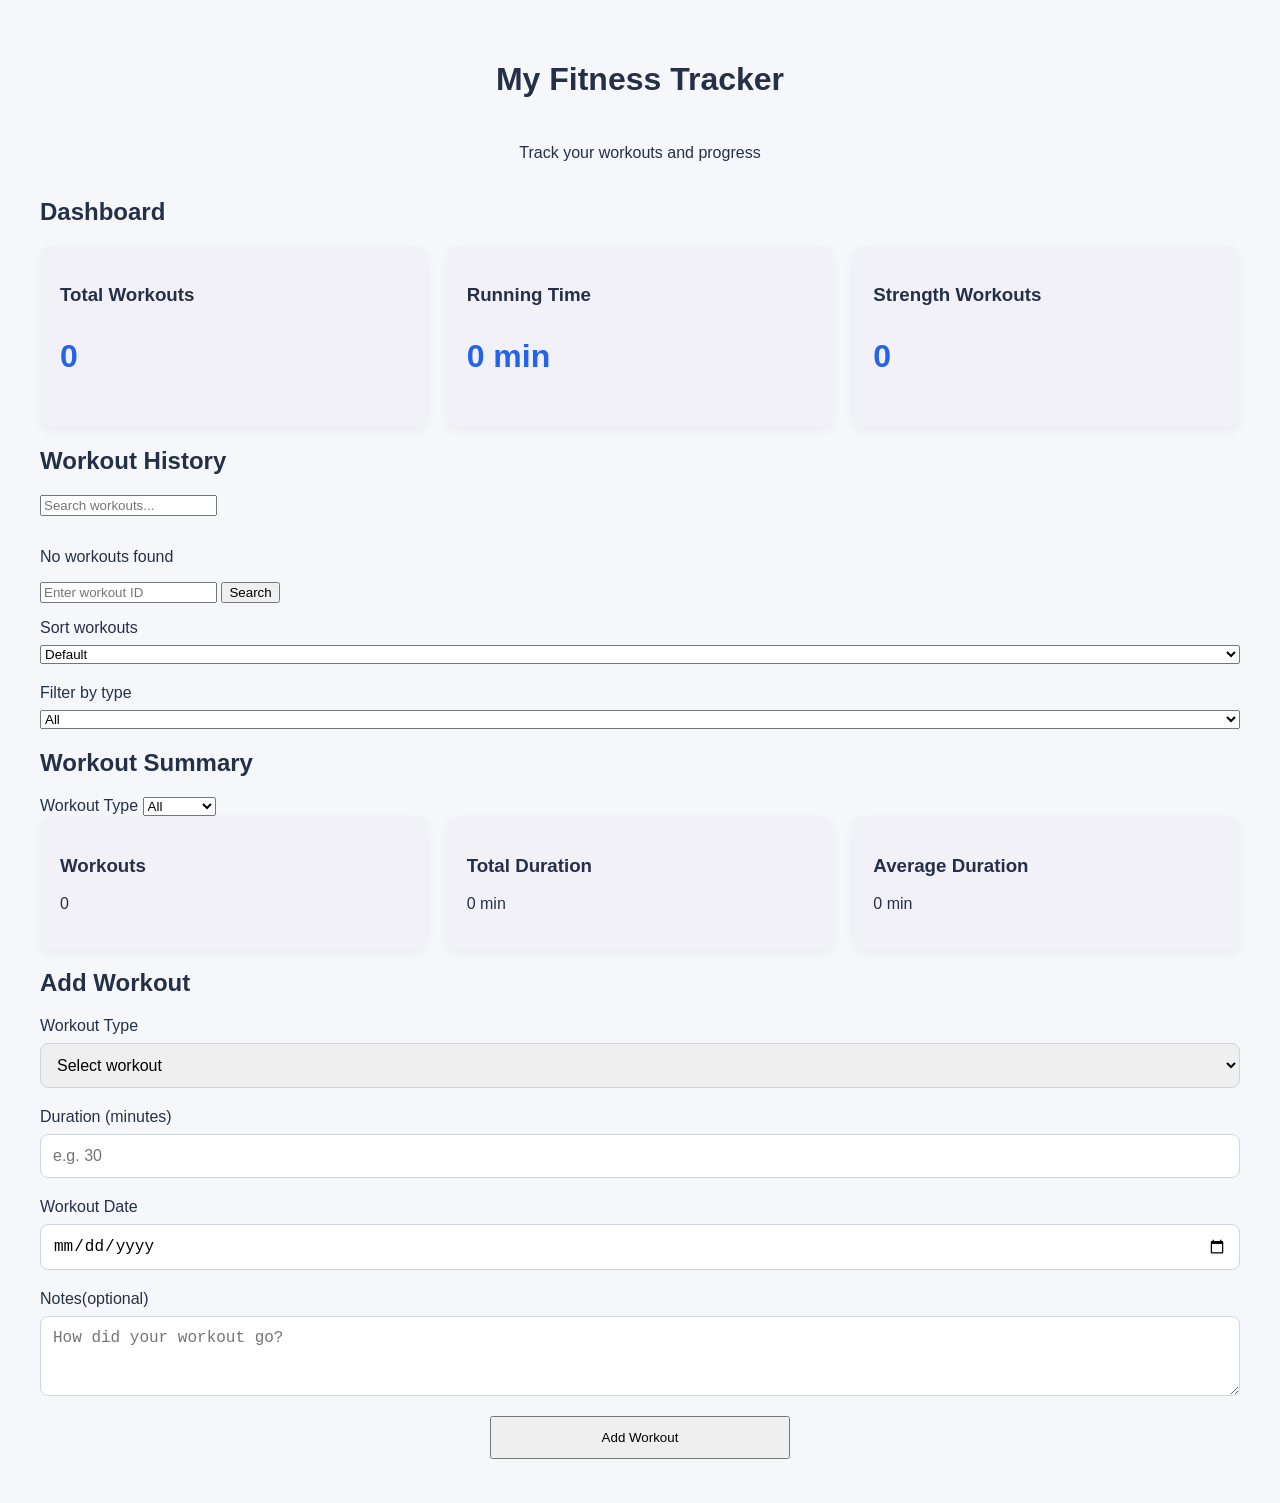
<file: index.html>
<!DOCTYPE html>
<html lang="en">
<head>
    <meta charset="UTF-8">
    <meta name="viewport" content="width=device-width, initial-scale=1.0">
    <title>Fitness Tracker</title>
    <link rel="stylesheet" href="style.css">
</head>
<body>
<header>
    <h1>My Fitness Tracker</h1>
    <p>Track your workouts and progress</p>
</header>
    <main>
    <section>
        <h2>Dashboard</h2>
    <div class="stats-grid">
        <div>
            <h3>Total Workouts</h3>
            <p id="totalWorkouts">0</p>
        </div>

        <div>
            <h3>Running Time</h3>
            <p id="runningTime">0 min</p>
        </div>

        <div>
            <h3>Strength Workouts</h3>
            <p id="strengthWorkouts">0</p>
        </div>
     </div>
     </section>
     <section>
     <h2>Workout History</h2>
     <input type="text" id="searchWorkouts" placeholder="Search workouts...">
     <ul id="workoutList"></ul>
     <p id="emptyMessage"></p>
     <input id="searchWorkoutId" type="number" placeholder="Enter workout ID" min="1">
     <button id="searchWorkoutBtn">Search</button>
     <p id="searchResult"></p>

<div class="workout-controls">
    <div>
     <label for="sortWorkouts">Sort workouts</label>
<select id="sortWorkouts">
        <option value="default">Default</option>
        <option value="asc">Shortest first</option>
        <option value="desc">Longest first</option>
</select>
</div>
<div>
<label for="filterType">Filter by type</label>
<select id="filterType">
    <option value="all">All</option>
    <option value="running">Running</option>
    <option value="strength">Strength</option>
    <option value="yoga">Yoga</option>
    <option value="walking">Walking</option>
    </select>
    </div>
    </div>


    </section>
    <section>
        <h2>Workout Summary</h2>
        <label for="summaryType">Workout Type</label>
<select id="summaryType">
    <option value="all">All</option>
    <option value="running">Running</option>
    <option value="strength">Strength</option>
    <option value="yoga">Yoga</option>
    <option value="walking">Walking</option>
</select>
<div class="summary-grid">
        <div>
    <h3>Workouts</h3>
    <p id="summaryCount">0</p>
</div>
<div>
    <h3>Total Duration</h3>
    <p id="summaryDuration">0 min</p>
</div>

<div>
    <h3>Average Duration</h3>
    <p id="summaryAverage">0 min</p>
</div>
</div>
    </section>
    <section>
        <h2>Add Workout</h2>
<form class="workout-form">
    <div>
<label for="workoutType">Workout Type</label>
<select id="workoutType" required>
    <option value="">Select workout</option>
    <option value="running">Running</option>
    <option value="strength">Strength</option>
    <option value="yoga">Yoga</option>
    <option value="walking">Walking</option>
</select>
</div>
<div>
<label for="duration">Duration (minutes)</label>
<input type="number" id="duration" min="1" placeholder="e.g. 30" required>
</div>
<div>
<label for="workoutDate">Workout Date</label>
<input type="date" id="workoutDate" required>
</div>
<div>
<label for="workoutNotes">Notes(optional)</label>
<textarea id="workoutNotes" rows="3" placeholder="How did your workout go?"></textarea>
</div>
<button type="button" id="addWorkoutBtn">Add Workout</button>
</form>
    </section>
</main>
<script src="script.js"></script>
</body>
</html>
</file>
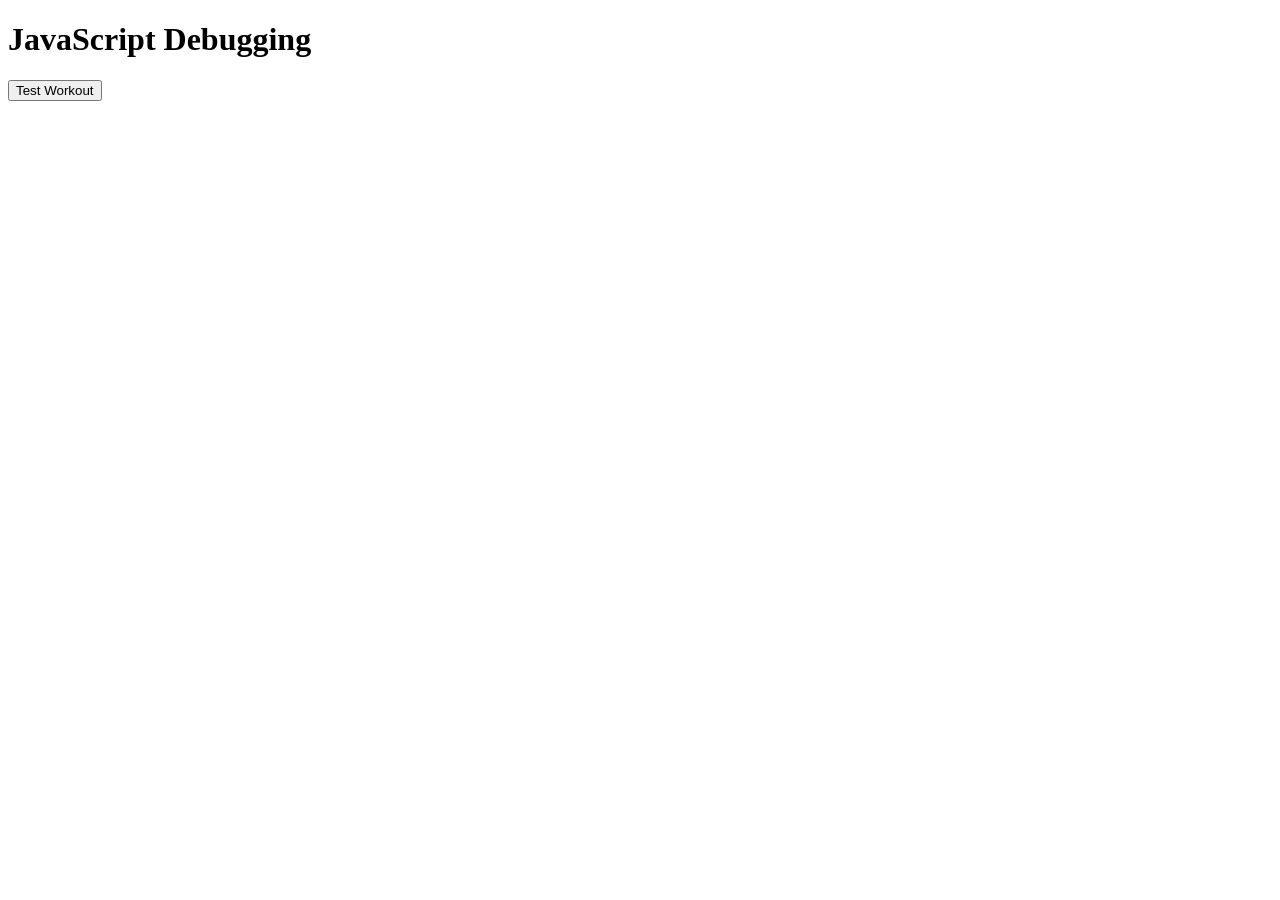
<file: debug-practice.html>
<!DOCTYPE html>
<html lang="en">
<head>
  <meta charset="UTF-8">
  <title>Debugging Practice</title>
</head>
<body>
  <h1>JavaScript Debugging</h1>
  <button id="testBtn">Test Workout</button>

  <script>
    const workouts = [
  { id: 1, type: "running", duration: 30 },
  { id: 2, type: "strength", duration: 45 },
  { id: 3, type: "running", duration: 20 }
];

function calculateRunningTime() {
  const runningWorkouts = workouts.filter(function(workout) {
    return workout.type === "running";
  });

  const total = runningWorkouts.reduce(function(sum, workout) {
    return sum + workout.duration;
  }, 0);

  return total;
}

function updateStats() {
  const runningTime = calculateRunningTime();
  const runningCount = workouts.filter(function(item) {
  return item.type === "running";
}).length;

const averageTime = runningCount > 0
  ? runningTime / runningCount
  : 0;

  console.log("Running time:", runningTime);
  console.log("Average running duration:", averageTime);
}

document.querySelector("#testBtn")
  .addEventListener("click", updateStats);
  </script>
</body>
</html>
</file>
<file: style.css>
:root {
    --background-color: #f5f7fb;
   --text-color: #243047;
    --card-padding: 20px;
    --card-border-radius: 12px;
    --card-background: rgb(242, 241, 247);
    --primary-color: #2563eb;
}


body {
    font-family: Arial, sans-serif;
    background-color: var(--background-color);
    color: var(--text-color);
    margin: 0;
    padding: 1rem;
}


.stats-grid {
    display: grid;
    grid-template-columns: repeat(auto-fit, minmax(200px, 1fr));
    gap: 20px;
}


.stats-grid > div, .summary-grid > div {
    background-color: var(--card-background); 
    padding: var(--card-padding);
    border-radius: var(--card-border-radius);
    box-shadow: 0 4px 12px rgba(0, 0, 0, 0.05);
}

.workout-controls {
    display: flex;
    gap: 20px;
    flex-wrap: wrap;
    flex-direction: column;
}

@media (min-width: 768px) {

    .workout-controls {
        flex-direction: row;
    }

    .workout-controls > div {
        width: auto;
    }

    body {
        padding: 2.5rem;
    }
}

.workout-controls > div {
    flex-direction: column;
    display: flex;
    gap: 8px;
    width: 100%;
    box-sizing: border-box;
}

.summary-grid {
    display: grid;
    grid-template-columns: repeat(auto-fit, minmax(200px, 1fr));
    gap: 20px;
}

.workout-form {
    flex-direction: column;
    display: flex;
    gap: 20px;

}

.workout-form > div {
    display: flex;
    flex-direction: column;
    gap: 8px;
}

.workout-form input,
.workout-form select,
.workout-form textarea {
   padding: 12px;
    border: 1px solid #d1d5db;
    border-radius: 8px;
    font-size: 16px;
    box-sizing: border-box;
    width: 100%;
}

header {
    display: flex;
    flex-direction: column;
    align-items: center;
    gap: 8px;
}

#addWorkoutBtn {
    align-self: center;
    padding: 12px 24px;
    width: 100%;
    max-width: 300px;
}

#totalWorkouts, 
#runningTime,
#strengthWorkouts {
    font-size: 32px;
    font-weight: bold;
    color: var(--primary-color);
}

#workoutList {
    list-style: none;
    padding: 0;
    display: flex;
    flex-direction: column;
    gap: 12px;
}

#workoutList li {
    background-color: var(--card-background); 
    padding: var(--card-padding);
    border-radius: var(--card-border-radius);
    box-shadow: 0 4px 12px rgba(0, 0, 0, 0.05);
    display: flex;
    border: 1px solid #e5e7eb;
    flex-direction: row;
    justify-content: space-between;
    align-items: center;
}

#workoutList button {
    background-color: rgb(223, 133, 133);
    color: #ec091c;
    border-radius: 12px;
    padding: 8px 14px;
    cursor: pointer;
}

input:focus-visible, 
select:focus-visible,
textarea:focus-visible {
    outline: 3px solid #2563eb;
}
</file>
